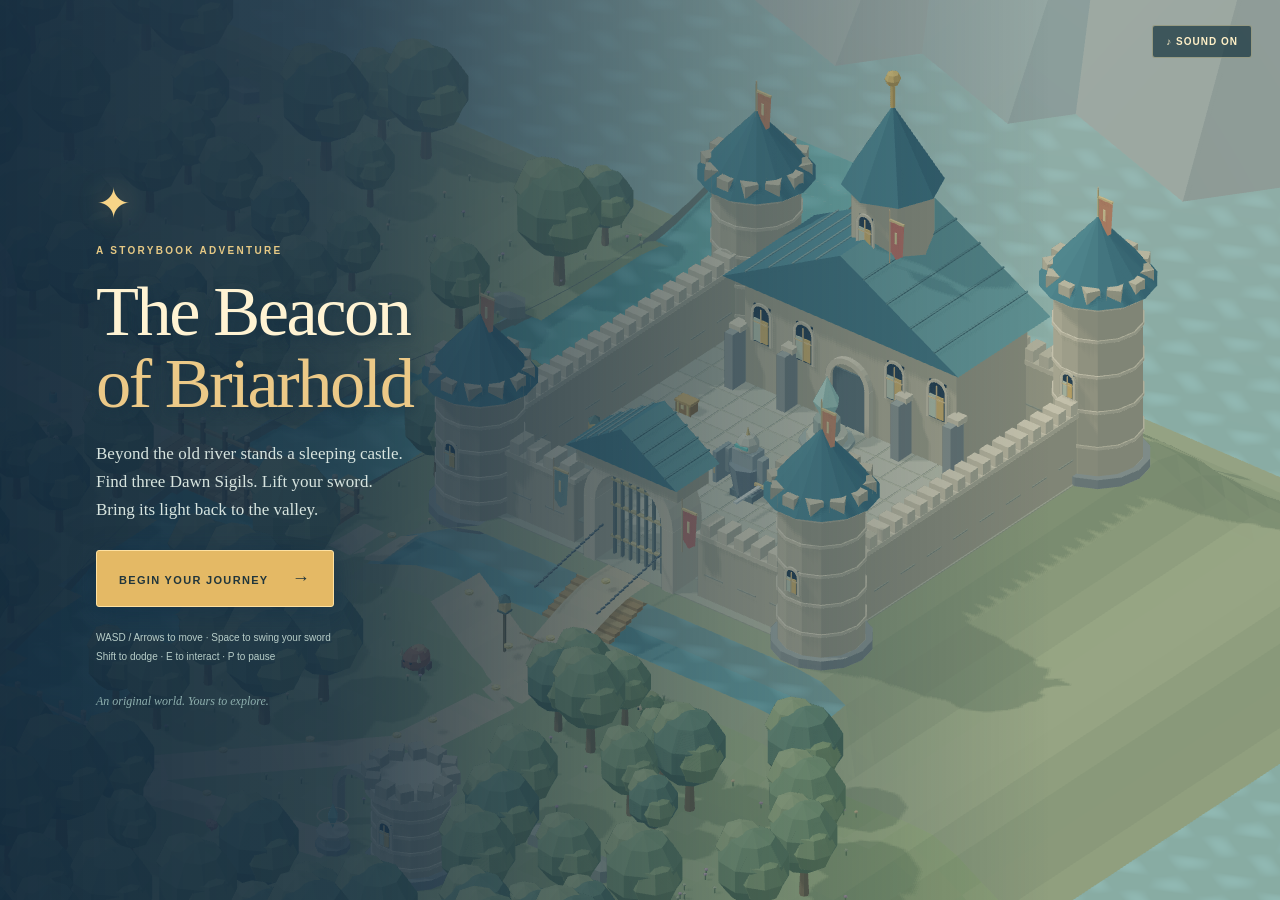
<file: game/index.html>
<!doctype html>
<html lang="en"><head><meta charset="utf-8"><meta name="viewport" content="width=device-width, initial-scale=1"><title>The Beacon of Briarhold</title><link rel="stylesheet" href="style.css"></head>
<body>
<canvas id="view" aria-label="The 3D world of Briarhold"></canvas>
<div id="loading">Building Briarhold…</div>
<div id="hud" hidden>
  <div class="top-left"><div class="wordmark">BRIARHOLD <span>✦</span></div><div class="vitals"><span id="health"></span><span id="coins">0 <small>COINS</small></span><span id="kills">0 <small>DEFEATED</small></span></div><div id="boost"></div></div>
  <div class="quest"><span class="eyebrow">YOUR JOURNEY</span><strong id="objective"></strong><div id="sigils"><span>◇</span><span>◇</span><span>◇</span></div></div>
  <div id="region"></div><canvas id="map" width="148" height="148" aria-label="World map"></canvas>
  <div class="controls-bar"><b>WASD / ARROWS</b> Move <i>·</i> <b>SPACE</b> Sword <i>·</i> <b>SHIFT</b> Dodge <i>·</i> <b>E</b> Interact <i>·</i> <b>P</b> Pause</div>
  <div id="boss" hidden><span>THE HOLLOW WARDEN</span><div><i id="bossFill"></i></div></div>
</div>
<div id="toast" role="status"></div><div id="prompt"></div><div id="damage"></div>
<div class="corner-buttons"><button id="sound" aria-label="Toggle sound">♪ SOUND ON</button><button id="pauseButton" hidden>Ⅱ PAUSE</button></div>
<section id="overlay"><div class="intro"><div class="ornament">✦</div><p id="eyebrow" class="eyebrow">A STORYBOOK ADVENTURE</p><h1 id="title">The Beacon<br><em>of Briarhold</em></h1><p id="description">Beyond the old river stands a sleeping castle.<br>Find three Dawn Sigils. Lift your sword.<br>Bring its light back to the valley.</p><div id="stats" hidden></div><button id="start" class="primary">BEGIN YOUR JOURNEY <span>→</span></button><p id="introControls">WASD / Arrows to move · Space to swing your sword<br>Shift to dodge · E to interact · P to pause</p><p class="footnote">An original world. Yours to explore.</p></div></section>
<script src="renderer.js"></script><script src="game.js"></script>
</body></html>
</file>
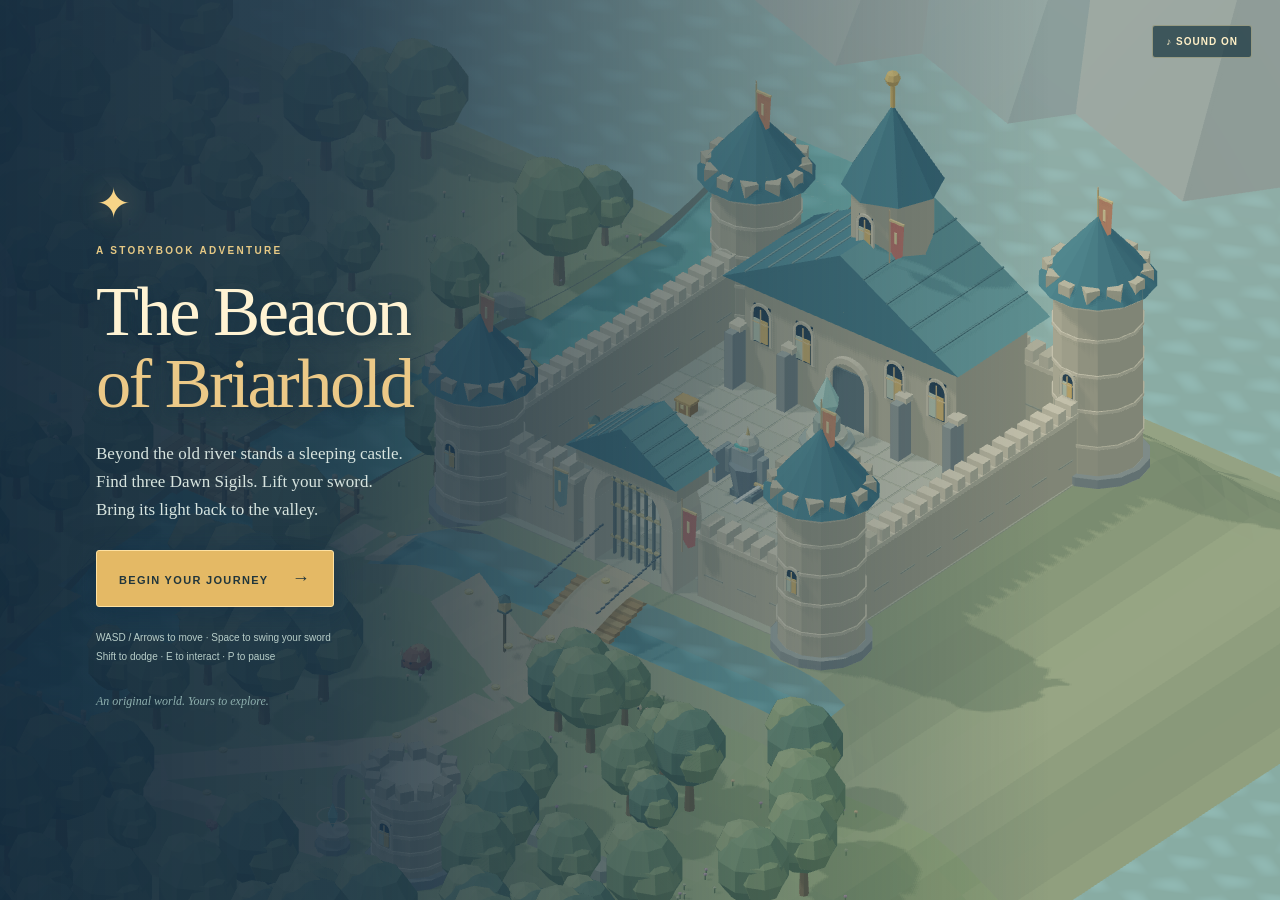
<file: game/Play Briarhold.html>
<!doctype html>
<html lang="en"><head><meta charset="utf-8"><meta name="viewport" content="width=device-width, initial-scale=1"><title>The Beacon of Briarhold</title><style>:root{color-scheme:dark;font-family:Georgia,'Times New Roman',serif;color:#fff4d5}*{box-sizing:border-box}html,body{margin:0;width:100%;height:100%;overflow:hidden;background:#243846}button{font:inherit;cursor:pointer}#view{display:block;width:100%;height:100%;outline:none}#loading{position:fixed;inset:0;display:grid;place-items:center;background:#253d49;color:#f8e6b4;font-size:25px;z-index:20}#hud[hidden],button[hidden],#stats[hidden],#boss[hidden]{display:none}#hud{position:fixed;inset:0;pointer-events:none}.top-left{position:absolute;top:28px;left:32px}.wordmark{font:800 17px Verdana,sans-serif;letter-spacing:.24em;color:#ffefc2;text-shadow:0 2px 8px #1b293c}.wordmark span{color:#f8c66e}.vitals{display:flex;align-items:center;gap:22px;margin-top:14px;padding:10px 15px;border:1px solid #d7c49170;border-radius:4px;background:#15303dde;box-shadow:0 8px 25px #12273644}.vitals #health{color:#ff877a;font:22px Georgia,serif;letter-spacing:3px;white-space:nowrap}#coins{font:700 18px Georgia,serif;color:#ffdc8f}small{font:9px Verdana,sans-serif;letter-spacing:.1em}#boost{margin:9px 4px;font:11px Verdana,sans-serif;color:#c0f5df;text-shadow:0 1px 4px #172e37}.quest{position:absolute;right:30px;top:78px;width:250px;text-align:right;text-shadow:0 2px 5px #152737}.eyebrow{color:#e6c985;font:700 10px Verdana,sans-serif;letter-spacing:.23em}.quest strong{display:block;margin-top:8px;font-size:18px;line-height:1.25;font-weight:normal}#sigils{display:flex;justify-content:flex-end;gap:12px;margin-top:9px}#sigils span{font-size:25px;color:#ede1b877}#sigils span.found{color:#a0ffe8;text-shadow:0 0 15px #8affee}#region{position:absolute;left:32px;bottom:69px;color:#f4e8bd;font:12px Verdana,sans-serif;letter-spacing:.18em;text-shadow:0 2px 5px #17363b}#map{position:absolute;right:29px;bottom:66px;width:140px;height:140px;border:1px solid #d8c78a99;border-radius:50%;box-shadow:0 4px 20px #142d3d66;background:#19333cbb}.controls-bar{position:absolute;bottom:0;width:100%;padding:16px 10px;text-align:center;background:linear-gradient(transparent,#142a3cc9);font:10px Verdana,sans-serif;color:#d8e0d7;letter-spacing:.02em}.controls-bar b{color:#fff0c6;font-size:9px}.controls-bar i{font-style:normal;padding:0 9px;color:#d2bb7e}.corner-buttons{position:fixed;right:28px;top:25px;display:flex;gap:9px;z-index:4}.corner-buttons button{font:700 10px Verdana,sans-serif;letter-spacing:.1em;border:1px solid #e4d8aa88;background:#193640b8;color:#fff0c7;border-radius:3px;padding:10px 13px}.corner-buttons button:hover{background:#345c60}#overlay{position:fixed;inset:0;display:flex;align-items:center;background:linear-gradient(90deg,#12293def 0%,#172e42d1 26%,#1b354755 57%,transparent 82%)}#overlay[hidden]{display:none}.intro{margin-left:7.5vw;max-width:475px;padding:28px 0}.ornament{color:#f7d488;font-size:42px;margin-bottom:17px;text-shadow:0 0 28px #eec67966}h1{font-weight:normal;font-size:clamp(40px,5.5vw,74px);line-height:1.02;letter-spacing:-.035em;margin:20px 0;color:#fff3d3;text-shadow:0 3px 14px #173142}h1 em{font-style:normal;color:#ecc987}#description{font-size:17px;line-height:1.65;color:#d7e4df;margin:0 0 26px}.primary{border:1px solid #fee1a1;background:#e4b965;color:#21363c;padding:17px 22px;font:800 11px Verdana,sans-serif;letter-spacing:.12em;border-radius:3px;box-shadow:0 5px 25px #102d4580}.primary span{padding-left:19px;font-size:18px}.primary:hover{background:#ffe0a2;transform:translateY(-1px)}#introControls{font:10px/1.9 Verdana,sans-serif;color:#b8cec9;margin-top:21px}.footnote{font-style:italic;font-size:12px;color:#8eafae;margin-top:28px}#stats{display:flex;gap:24px;margin:20px 0 28px;font-size:19px;color:#f1d898}#toast{position:fixed;top:23%;left:50%;transform:translate(-50%,-8px);max-width:500px;text-align:center;font-size:18px;color:#fff2ce;padding:13px 24px;background:#183747ed;border:1px solid #d8c38888;border-radius:4px;opacity:0;pointer-events:none;transition:opacity .25s,transform .25s;box-shadow:0 9px 25px #12304455}#toast.show{opacity:1;transform:translate(-50%,0)}#prompt{position:fixed;bottom:92px;left:50%;transform:translateX(-50%);font:700 12px Verdana,sans-serif;letter-spacing:.05em;color:#fff1bb;background:#143440d9;border:1px solid #d0bd8188;border-radius:4px;padding:11px 16px;pointer-events:none}#prompt:empty{display:none}#damage{position:fixed;inset:0;pointer-events:none;box-shadow:inset 0 0 100px #ff3d4570;opacity:0}#boss{position:absolute;left:50%;bottom:78px;transform:translateX(-50%);width:330px;text-align:center}#boss span{font:10px Verdana,sans-serif;letter-spacing:.2em;color:#ffeac4;text-shadow:0 1px 4px #152a39}#boss>div{height:8px;border:1px solid #d7b878;margin-top:8px;background:#1d3043}#bossFill{display:block;height:100%;background:linear-gradient(90deg,#b95159,#e99471);width:100%}@media(max-width:750px){.top-left{top:18px;left:16px}.quest{right:16px;top:70px;width:170px}.quest strong{font-size:14px}.vitals{gap:10px;padding:8px}.vitals #health{font-size:17px}.wordmark{font-size:12px}.corner-buttons{right:16px;top:18px}.corner-buttons button{padding:8px;font-size:8px}#map{width:105px;height:105px;right:15px}#region{left:16px;font-size:9px}.intro{margin-left:6vw;max-width:390px}#description{font-size:14px}.controls-bar{font-size:8px}.controls-bar i{padding:0 4px}.controls-bar b{font-size:8px}}
</style></head>
<body>
<canvas id="view" aria-label="The 3D world of Briarhold"></canvas>
<div id="loading">Building Briarhold…</div>
<div id="hud" hidden>
  <div class="top-left"><div class="wordmark">BRIARHOLD <span>✦</span></div><div class="vitals"><span id="health"></span><span id="coins">0 <small>COINS</small></span><span id="kills">0 <small>DEFEATED</small></span></div><div id="boost"></div></div>
  <div class="quest"><span class="eyebrow">YOUR JOURNEY</span><strong id="objective"></strong><div id="sigils"><span>◇</span><span>◇</span><span>◇</span></div></div>
  <div id="region"></div><canvas id="map" width="148" height="148" aria-label="World map"></canvas>
  <div class="controls-bar"><b>WASD / ARROWS</b> Move <i>·</i> <b>SPACE</b> Sword <i>·</i> <b>SHIFT</b> Dodge <i>·</i> <b>E</b> Interact <i>·</i> <b>P</b> Pause</div>
  <div id="boss" hidden><span>THE HOLLOW WARDEN</span><div><i id="bossFill"></i></div></div>
</div>
<div id="toast" role="status"></div><div id="prompt"></div><div id="damage"></div>
<div class="corner-buttons"><button id="sound" aria-label="Toggle sound">♪ SOUND ON</button><button id="pauseButton" hidden>Ⅱ PAUSE</button></div>
<section id="overlay"><div class="intro"><div class="ornament">✦</div><p id="eyebrow" class="eyebrow">A STORYBOOK ADVENTURE</p><h1 id="title">The Beacon<br><em>of Briarhold</em></h1><p id="description">Beyond the old river stands a sleeping castle.<br>Find three Dawn Sigils. Lift your sword.<br>Bring its light back to the valley.</p><div id="stats" hidden></div><button id="start" class="primary">BEGIN YOUR JOURNEY <span>→</span></button><p id="introControls">WASD / Arrows to move · Space to swing your sword<br>Shift to dodge · E to interact · P to pause</p><p class="footnote">An original world. Yours to explore.</p></div></section>
<script>/* Small native WebGL2 renderer. Shapes are built once, batched into meshes,
   lit by a sun and sky, and rendered with a real depth-map shadow pass. */
"use strict";
const R3=(()=>{
  const I=()=>new Float32Array([1,0,0,0,0,1,0,0,0,0,1,0,0,0,0,1]);
  function mul(a,b){const o=new Float32Array(16);for(let c=0;c<4;c++)for(let r=0;r<4;r++)for(let k=0;k<4;k++)o[c*4+r]+=a[k*4+r]*b[c*4+k];return o;}
  function transform(x=0,y=0,z=0,ry=0,s=1){const c=Math.cos(ry)*s,n=Math.sin(ry)*s;return new Float32Array([c,0,-n,0,0,s,0,0,n,0,c,0,x,y,z,1]);}
  function norm(a){const d=Math.hypot(...a)||1;return a.map(v=>v/d);}
  const sub=(a,b)=>a.map((v,i)=>v-b[i]);
  const cross=(a,b)=>[a[1]*b[2]-a[2]*b[1],a[2]*b[0]-a[0]*b[2],a[0]*b[1]-a[1]*b[0]];
  const dot=(a,b)=>a.reduce((s,v,i)=>s+v*b[i],0);
  function lookAt(eye,target){const z=norm(sub(eye,target)),x=norm(cross([0,1,0],z)),y=cross(z,x);return new Float32Array([x[0],y[0],z[0],0,x[1],y[1],z[1],0,x[2],y[2],z[2],0,-dot(x,eye),-dot(y,eye),-dot(z,eye),1]);}
  function ortho(l,r,b,t,n,f){return new Float32Array([2/(r-l),0,0,0,0,2/(t-b),0,0,0,0,-2/(f-n),0,-(r+l)/(r-l),-(t+b)/(t-b),-(f+n)/(f-n),1]);}
  function color(hex){if(Array.isArray(hex))return hex;const n=parseInt(hex.replace('#',''),16);return [(n>>16)&255,(n>>8)&255,n&255].map(v=>Math.pow(v/255,2.2));}
  class Builder{
    constructor(){this.v=[];}
    tri(a,b,c,col,kind=0){const n=norm(cross(sub(b,a),sub(c,a))),co=color(col);for(const p of [a,b,c])this.v.push(...p,...n,...co,kind);}
    quad(a,b,c,d,col,kind=0){this.tri(a,b,c,col,kind);this.tri(a,c,d,col,kind);}
    box(x,y,z,w,h,d,col,ry=0){const c=Math.cos(ry),s=Math.sin(ry),p=[];for(const [a,b,e] of [[-1,-1,-1],[1,-1,-1],[1,1,-1],[-1,1,-1],[-1,-1,1],[1,-1,1],[1,1,1],[-1,1,1]]){const u=a*w/2,v=e*d/2;p.push([x+u*c+v*s,y+b*h/2,z-u*s+v*c]);}for(const f of [[0,3,2,1],[4,5,6,7],[0,4,7,3],[1,2,6,5],[3,7,6,2],[0,1,5,4]])this.quad(...f.map(i=>p[i]),col);return this;}
    cylinder(x,y,z,r,h,col,sides=12,top=r){for(let i=0;i<sides;i++){const a=i/sides*Math.PI*2,b=(i+1)/sides*Math.PI*2;const p=[x+Math.cos(a)*r,y,z+Math.sin(a)*r],q=[x+Math.cos(b)*r,y,z+Math.sin(b)*r],u=[x+Math.cos(a)*top,y+h,z+Math.sin(a)*top],v=[x+Math.cos(b)*top,y+h,z+Math.sin(b)*top];this.quad(p,u,v,q,col);this.tri([x,y+h,z],v,u,col);this.tri([x,y,z],p,q,col);}return this;}
    sphere(x,y,z,r,col,sides=10,rings=5,stretch=[1,1,1],kind=0){for(let j=0;j<rings;j++)for(let i=0;i<sides;i++){const p=(u,v)=>{const a=u/sides*Math.PI*2,b=v/rings*Math.PI;return [x+Math.sin(b)*Math.cos(a)*r*stretch[0],y+Math.cos(b)*r*stretch[1],z+Math.sin(b)*Math.sin(a)*r*stretch[2]];};this.quad(p(i,j),p(i+1,j),p(i+1,j+1),p(i,j+1),col,kind);}return this;}
    arch(x,y,z,w,h,t,d,col){const r=w/2,base=h-r;this.box(x-r-t/2,y+base/2,z,t,base,d,col);this.box(x+r+t/2,y+base/2,z,t,base,d,col);for(let i=0;i<14;i++){const a=i/14*Math.PI,b=(i+1)/14*Math.PI;const p=(ang,rad,depth)=>[x+Math.cos(ang)*rad,y+base+Math.sin(ang)*rad,z+depth];const A=p(a,r,-d/2),B=p(b,r,-d/2),C=p(b,r+t,-d/2),D=p(a,r+t,-d/2),E=p(a,r,d/2),F=p(b,r,d/2),G=p(b,r+t,d/2),H=p(a,r+t,d/2);this.quad(A,B,C,D,col);this.quad(H,G,F,E,col);this.quad(A,E,F,B,col);this.quad(D,C,G,H,col);}return this;}
    ring(x,y,z,inner,outer,col,start=0,end=Math.PI*2,kind=2){for(let i=0;i<48;i++){const a=start+(end-start)*i/48,b=start+(end-start)*(i+1)/48;this.quad([x+Math.cos(a)*inner,y,z+Math.sin(a)*inner],[x+Math.cos(a)*outer,y,z+Math.sin(a)*outer],[x+Math.cos(b)*outer,y,z+Math.sin(b)*outer],[x+Math.cos(b)*inner,y,z+Math.sin(b)*inner],col,kind);}return this;}
  }
  const vs=`#version 300 es
  precision highp float;layout(location=0)in vec3 aPos;layout(location=1)in vec3 aNormal;layout(location=2)in vec3 aColor;layout(location=3)in float aKind;
  uniform mat4 uVP,uModel,uLight;uniform float uTime;out vec3 vNormal,vColor,vWorld;out vec4 vShadow;out float vKind;
  void main(){vec3 p=aPos;if(aKind>0.5&&aKind<1.5)p.y+=sin(p.x*1.3+uTime)*cos(p.z*.8+uTime*.7)*.06;if(aKind>2.5){p.x+=sin(uTime*1.2+p.z*.4)*.08;p.z+=cos(uTime*.8+p.x*.3)*.045;}vec4 world=uModel*vec4(p,1.);vWorld=world.xyz;vNormal=normalize(mat3(uModel)*aNormal);vColor=aColor;vShadow=uLight*world;vKind=aKind;gl_Position=uVP*world;}`;
  const fs=`#version 300 es
  precision highp float;in vec3 vNormal,vColor,vWorld;in vec4 vShadow;in float vKind;uniform sampler2D uShadow;uniform vec3 uEye;uniform float uTime,uAlpha,uFlash;out vec4 frag;
  void main(){vec3 n=normalize(vNormal);if(!gl_FrontFacing)n=-n;vec3 sun=normalize(vec3(-.45,.85,.4));float diffuse=max(dot(n,sun),0.);vec3 sp=vShadow.xyz/vShadow.w*.5+.5;float shade=0.;float bias=max(.0005,.0015*(1.-diffuse));if(sp.x>0.&&sp.x<1.&&sp.y>0.&&sp.y<1.&&sp.z<1.){for(int x=-1;x<=1;x++)for(int y=-1;y<=1;y++)shade+=sp.z-bias>texture(uShadow,sp.xy+vec2(x,y)/2048.).r?.075:0.;}
  vec3 ambient=mix(vec3(.31,.35,.37),vec3(.62,.70,.69),n.y*.5+.5);vec3 col=vColor*(ambient+vec3(1.05,.92,.69)*diffuse*(1.-shade));
  if(vKind>.5&&vKind<1.5){float ripple=sin(vWorld.x*2.3+uTime*1.7+sin(vWorld.z*2.))+sin(vWorld.z*3.-uTime*1.3);col+=vec3(.025,.09,.09)*max(0.,ripple);vec3 halfV=normalize(sun+normalize(uEye-vWorld));col+=vec3(.8,.75,.55)*pow(max(dot(n,halfV),0.),80.)*.55;}
  if(vKind>1.5&&vKind<2.5)col=vColor*1.6;col=mix(col,vec3(1.,.9,.65),uFlash);float fog=smoothstep(70.,165.,length(uEye-vWorld));col=mix(col,vec3(.47,.61,.61),fog*.7);col=col/(col+vec3(.78));frag=vec4(pow(col,vec3(1./2.2)),uAlpha);}`;
  const depthVS=`#version 300 es
  layout(location=0)in vec3 aPos;uniform mat4 uVP,uModel;void main(){gl_Position=uVP*uModel*vec4(aPos,1.);}`;
  const depthFS=`#version 300 es
  precision highp float;void main(){}`;
  class Renderer{
    constructor(canvas){this.canvas=canvas;const gl=this.gl=canvas.getContext('webgl2',{antialias:true,alpha:false,preserveDrawingBuffer:true});if(!gl)throw new Error('This browser needs WebGL 2 to explore Briarhold. Please open this file in a current Chrome, Edge, or Firefox browser.');
      const program=(v,f)=>{const p=gl.createProgram();for(const [type,source] of [[gl.VERTEX_SHADER,v],[gl.FRAGMENT_SHADER,f]]){const s=gl.createShader(type);gl.shaderSource(s,source);gl.compileShader(s);if(!gl.getShaderParameter(s,gl.COMPILE_STATUS))throw new Error(gl.getShaderInfoLog(s));gl.attachShader(p,s);}gl.linkProgram(p);if(!gl.getProgramParameter(p,gl.LINK_STATUS))throw new Error(gl.getProgramInfoLog(p));return p;};
      this.main=program(vs,fs);this.depth=program(depthVS,depthFS);this.locations=new Map();
      this.shadow=gl.createTexture();gl.bindTexture(gl.TEXTURE_2D,this.shadow);gl.texImage2D(gl.TEXTURE_2D,0,gl.DEPTH_COMPONENT24,2048,2048,0,gl.DEPTH_COMPONENT,gl.UNSIGNED_INT,null);for(const p of [gl.TEXTURE_MIN_FILTER,gl.TEXTURE_MAG_FILTER])gl.texParameteri(gl.TEXTURE_2D,p,gl.NEAREST);gl.texParameteri(gl.TEXTURE_2D,gl.TEXTURE_WRAP_S,gl.CLAMP_TO_EDGE);gl.texParameteri(gl.TEXTURE_2D,gl.TEXTURE_WRAP_T,gl.CLAMP_TO_EDGE);
      this.fbo=gl.createFramebuffer();gl.bindFramebuffer(gl.FRAMEBUFFER,this.fbo);gl.framebufferTexture2D(gl.FRAMEBUFFER,gl.DEPTH_ATTACHMENT,gl.TEXTURE_2D,this.shadow,0);gl.drawBuffers([gl.NONE]);gl.readBuffer(gl.NONE);if(gl.checkFramebufferStatus(gl.FRAMEBUFFER)!==gl.FRAMEBUFFER_COMPLETE)throw new Error('The shadow framebuffer is unavailable.');gl.bindFramebuffer(gl.FRAMEBUFFER,null);
      this.light=mul(ortho(-66,66,-66,66,1,180),lookAt([-48,90,43],[0,0,0]));gl.enable(gl.DEPTH_TEST);gl.disable(gl.CULL_FACE);
    }
    loc(p,n){const key=(p===this.main?'m':'d')+n;if(!this.locations.has(key))this.locations.set(key,this.gl.getUniformLocation(p,n));return this.locations.get(key);}
    mesh(builder){const gl=this.gl,vao=gl.createVertexArray(),buffer=gl.createBuffer();gl.bindVertexArray(vao);gl.bindBuffer(gl.ARRAY_BUFFER,buffer);gl.bufferData(gl.ARRAY_BUFFER,new Float32Array(builder.v),gl.STATIC_DRAW);for(const [loc,size,off] of [[0,3,0],[1,3,3],[2,3,6],[3,1,9]]){gl.enableVertexAttribArray(loc);gl.vertexAttribPointer(loc,size,gl.FLOAT,false,40,off*4);}return {vao,count:builder.v.length/10};}
    resize(){const d=Math.min(window.devicePixelRatio||1,1.5),w=Math.round(this.canvas.clientWidth*d),h=Math.round(this.canvas.clientHeight*d);if(this.canvas.width!==w||this.canvas.height!==h){this.canvas.width=w;this.canvas.height=h;}this.aspect=w/h;}
    render(objects,cam,time){const gl=this.gl;this.resize();const eye=[cam.x+34,cam.y+34,cam.z+42],view=lookAt(eye,[cam.x,cam.y,cam.z]);const vp=mul(ortho(-cam.span*this.aspect/2,cam.span*this.aspect/2,-cam.span/2,cam.span/2,.1,210),view);this.vp=vp;this.eye=eye;
      gl.bindFramebuffer(gl.FRAMEBUFFER,this.fbo);gl.viewport(0,0,2048,2048);gl.clear(gl.DEPTH_BUFFER_BIT);gl.useProgram(this.depth);gl.uniformMatrix4fv(this.loc(this.depth,'uVP'),false,this.light);gl.enable(gl.POLYGON_OFFSET_FILL);gl.polygonOffset(1.2,2);
      for(const o of objects){if(o.noShadow||o.alpha<.5)continue;gl.uniformMatrix4fv(this.loc(this.depth,'uModel'),false,o.matrix||I());gl.bindVertexArray(o.mesh.vao);gl.drawArrays(gl.TRIANGLES,0,o.mesh.count);}gl.disable(gl.POLYGON_OFFSET_FILL);
      gl.bindFramebuffer(gl.FRAMEBUFFER,null);gl.viewport(0,0,this.canvas.width,this.canvas.height);gl.clearColor(.65,.76,.76,1);gl.clear(gl.COLOR_BUFFER_BIT|gl.DEPTH_BUFFER_BIT);gl.useProgram(this.main);gl.uniformMatrix4fv(this.loc(this.main,'uVP'),false,vp);gl.uniformMatrix4fv(this.loc(this.main,'uLight'),false,this.light);gl.uniform3fv(this.loc(this.main,'uEye'),eye);gl.uniform1f(this.loc(this.main,'uTime'),time);gl.activeTexture(gl.TEXTURE0);gl.bindTexture(gl.TEXTURE_2D,this.shadow);gl.uniform1i(this.loc(this.main,'uShadow'),0);
      for(const o of objects){const alpha=o.alpha??1;if(alpha<1){gl.enable(gl.BLEND);gl.blendFunc(gl.SRC_ALPHA,gl.ONE_MINUS_SRC_ALPHA);gl.depthMask(false);}else{gl.disable(gl.BLEND);gl.depthMask(true);}gl.depthFunc(o.xray?gl.GREATER:gl.LESS);if(o.xray)gl.enable(gl.CULL_FACE);else gl.disable(gl.CULL_FACE);gl.uniformMatrix4fv(this.loc(this.main,'uModel'),false,o.matrix||I());gl.uniform1f(this.loc(this.main,'uAlpha'),alpha);gl.uniform1f(this.loc(this.main,'uFlash'),o.flash||0);gl.bindVertexArray(o.mesh.vao);gl.drawArrays(gl.TRIANGLES,0,o.mesh.count);}gl.depthFunc(gl.LESS);gl.disable(gl.CULL_FACE);gl.depthMask(true);gl.disable(gl.BLEND);
    }
  }
  return {Builder,Renderer,I,mul,transform,color};
})();

</script><script>/* THE BEACON OF BRIARHOLD
   World coordinates use X/Z for the ground and Y for height. The camera keeps
   one compass direction, and movement is relative to that fixed screen view. */
"use strict";
(()=>{
const $=id=>document.getElementById(id),B=R3.Builder;
let renderer;
try{renderer=new R3.Renderer($('view'));}catch(error){$('loading').textContent=error.message;return;}
const clamp=(v,a,b)=>Math.max(a,Math.min(b,v));
const smooth=(a,b,t)=>{const v=clamp((t-a)/(b-a),0,1);return v*v*(3-2*v);};
const dist=(a,b)=>Math.hypot(a.x-b.x,a.z-b.z);
function rand(x,z,k=0){let n=Math.imul(Math.floor(x*29)+517,374761393)+Math.imul(Math.floor(z*31)+113,668265263)+k;n=Math.imul(n^(n>>>13),1274126177);return ((n^(n>>>16))>>>0)/4294967296;}
const river=z=>-1+Math.sin(z*.12)*2;
function ground(x,z){return 2.4*smooth(4,10,x)*smooth(36,30,x)*smooth(-5,-14,z)*smooth(-45,-39,z);}
function onBridge(x,z){return (Math.abs(z-12)<1.75||Math.abs(z+12)<1.75)&&Math.abs(x-river(z))<5.3;}
function moat(x,z){return x>6&&x<32&&z>-13.9&&z<-10.1;}
function height(x,z){if(onBridge(x,z))return .48; if(moat(x,z)&&x>15.9&&x<20.1)return 1.1+(-z-10.1)/3.8*1.3; return ground(x,z);}
let obstacles=[],paths=[];
const blockedRect=(x,z,w,d)=>obstacles.push({x,z,w,d});
const blockedCircle=(x,z,r)=>obstacles.push({x,z,r});
function pointSegment(x,z,a,b){const dx=b[0]-a[0],dz=b[1]-a[1],t=clamp(((x-a[0])*dx+(z-a[1])*dz)/(dx*dx+dz*dz||1),0,1);return Math.hypot(x-a[0]-t*dx,z-a[1]-t*dz);}
function nearPath(x,z,padding=2.4){return paths.some(p=>p.some((a,i)=>i&&pointSegment(x,z,p[i-1],a)<padding));}
function waterAt(x,z){return (Math.abs(x-river(z))<3.2&&!onBridge(x,z))||(moat(x,z)&&!(x>15.9&&x<20.1));}
const land=new B(),water=new B(),architecture=new B(),front=new B(),decor=new B();
const colors={stone:'#b6b59b',shadow:'#849394',light:'#d3ceb0',roof:'#3d7183',roofLight:'#548c94',wood:'#886747',leaf:'#71956b',gold:'#e7b865',mint:'#72e0c4'};
function path(points,width=2.3){paths.push(points);for(let s=1;s<points.length;s++){const a=points[s-1],b=points[s],d=Math.hypot(b[0]-a[0],b[1]-a[1]),nx=-(b[1]-a[1])/d*width/2,nz=(b[0]-a[0])/d*width/2;for(let i=0;i<Math.ceil(d/.7);i++){const t=i/Math.ceil(d/.7),u=(i+1)/Math.ceil(d/.7),x=a[0]+(b[0]-a[0])*t,z=a[1]+(b[1]-a[1])*t,xx=a[0]+(b[0]-a[0])*u,zz=a[1]+(b[1]-a[1])*u;if(waterAt(x,z)||onBridge(x,z))continue;land.quad([x+nx,ground(x+nx,z+nz)+.025,z+nz],[xx+nx,ground(xx+nx,zz+nz)+.025,zz+nz],[xx-nx,ground(xx-nx,zz-nz)+.025,zz-nz],[x-nx,ground(x-nx,z-nz)+.025,z-nz],rand(x,z)>.5?'#c5b891':'#cbbb92');}}}
// Paths and distinct destinations are authored by hand, before adding foliage.
path([[-25,22],[-24,16],[-13,12],[7,12],[20,10]]);
path([[-24,16],[-29,4],[-24,-14],[-13,-13],[7,-12],[18,-7],[18,-17]],2.6);
path([[-25,22],[-30,29],[-31,33]]);
path([[7,12],[17,1],[18,-7]]);
path([[-29,4],[-17,0],[-13,-13]],1.8);

// Uneven terrain, a real river cut, shoreline faces, and distant mountain forms.
for(let z=-48;z<46;z+=1.5)for(let x=-47;x<47;x+=1.5){if(Math.abs(x+.75-river(z+.75))<3.1||moat(x+.75,z+.75))continue;const shade=rand(x,z),col=x>5&&z<-9?'#869b78':shade<.28?'#829e70':shade>.8?'#88a274':'#849f70';const y=(a,b)=>ground(a,b)-smooth(.85,1,Math.max(Math.abs(a)/48,Math.abs(b)/48))*3;land.quad([x,y(x,z),z],[x,y(x,z+1.5),z+1.5],[x+1.5,y(x+1.5,z+1.5),z+1.5],[x+1.5,y(x+1.5,z),z],col);}
// Keep paths above the terrain (both meshes share land, depth resolves them).
for(let z=-54;z<52;z+=1.2){const c=river(z),cc=river(z+1.2);water.quad([c-3.7,-.5,z],[c-3.7,-.5,z+1.2],[cc+3.7,-.5,z+1.2],[c+3.7,-.5,z],'#4b9b9c',1);for(const s of [-1,1])land.quad([c+s*3.6,-.6,z],[c+s*3.6,.05,z],[cc+s*3.6,.05,z+1.2],[cc+s*3.6,-.6,z+1.2],'#7d9180');}
water.quad([6,.25,-14],[6,.25,-10],[32,.25,-10],[32,.25,-14],'#518d95',1);
water.quad([-150,-3,-150],[-150,-3,150],[150,-3,150],[150,-3,-150],'#74a6a3',1);
for(let i=0;i<15;i++){const x=-72+i*10,z=-72-rand(i,3)*10;land.cylinder(x,-5,z,8+rand(i,4)*9,7+rand(i,8)*9,i%2?'#799698':'#899c99',5,0);}

function roof(b,x,y,z,w,d,h,col=colors.roof){b.tri([x-w/2,y,z-d/2],[x+w/2,y,z-d/2],[x,y+h,z-d/2],col);b.tri([x+w/2,y,z+d/2],[x-w/2,y,z+d/2],[x,y+h,z+d/2],col);b.quad([x-w/2,y,z-d/2],[x,y+h,z-d/2],[x,y+h,z+d/2],[x-w/2,y,z+d/2],col);b.quad([x+w/2,y,z+d/2],[x,y+h,z+d/2],[x,y+h,z-d/2],[x+w/2,y,z-d/2],col===colors.roof?colors.roofLight:'#b8876b');for(let i=1;i<5;i++){const t=i/5;b.box(x-w/2*(1-t),y+h*t+.04,z,.1,.07,d+.08,col===colors.roof?'#648c91':'#c09b7e');b.box(x+w/2*(1-t),y+h*t+.04,z,.1,.07,d+.08,col===colors.roof?'#4a7881':'#a27561');}}
function windowArch(b,x,y,z,w=1,h=1.5){b.box(x,y+h/2,z,w,h,.07,'#253f53');b.arch(x,y,z+.06,w,h,.14,.1,colors.light);b.box(x,y+h*.48,z+.11,.06,h*.88,.04,'#e5c183');b.box(x,y+h*.56,z+.12,w,.06,.04,'#e5c183');b.box(x-w*.23,y+h*.35,z+.1,w*.4,h*.6,.04,'#b9d3b8');b.box(x+w*.23,y+h*.35,z+.1,w*.4,h*.6,.04,'#dfb569');}
function banner(b,x,y,z,col='#ac6563'){b.cylinder(x,y-2.7,z,.035,3,'#c7b187',6);b.box(x+.45,y-.25,z,.9,.1,.1,'#dbbd7f');b.quad([x+.06,y-.3,z],[x+.06,y-2,z],[x+.45,y-2.3,z+.08],[x+.9,y-1.95,z+.12],col);b.tri([x+.06,y-.3,z],[x+.9,y-1.95,z+.12],[x+.9,y-.3,z],col);b.box(x+.46,y-1.08,z+.1,.13,.62,.04,'#ead595');}
function tower(b,x,z,r=2.2,h=7,roofed=true){const y=ground(x,z);b.cylinder(x,y,z,r+.35,.5,colors.shadow,14);b.cylinder(x,y+.5,z,r,h,colors.stone,14);for(let j=1;j<5;j++)b.cylinder(x,y+j*h/5,z,r+.07,.16,colors.light,14);b.cylinder(x,y+h,z,r+.35,.55,colors.light,14);for(let i=0;i<12;i++){const a=i/12*Math.PI*2;b.box(x+Math.cos(a)*(r+.05),y+h+.8,z+Math.sin(a)*(r+.05),.7,.65,.7,colors.stone,a);}windowArch(b,x,y+h*.47,z+r+.035,.65,1.3);if(roofed){b.cylinder(x,y+h+.3,z,r+.7,3.5,colors.roof,14,0);b.cylinder(x,y+h+3.8,z,.045,1.5,'#ccbb83',6);banner(b,x,y+h+5.15,z,'#be7b62');}blockedCircle(x,z,r);}
function wall(b,x,z,w,d,h=3.8){const y=2.4;b.box(x,y+h/2,z,w,h,d,colors.stone);b.box(x,y+h,z,w+.2,.25,d+.2,colors.light);const length=Math.max(w,d);for(let i=0;i<Math.floor(length/.95);i++){const v=-length/2+(i+.5)*length/Math.floor(length/.95);b.box(x+(w>d?v:0),y+h+.45,z+(d>w?v:0),w>d?.58:w+.15,.65,d>w?.58:d+.15,colors.light);}for(let i=0;i<length/2;i++){const v=-length/2+(i+.5)*2;b.box(x+(w>d?v:0),y+1.4,z+(d>w?v:0),w>d?1.1:w+.08,.08,d>w?1.1:d+.08,'#929c8e');}blockedRect(x,z,w,d);}
// The castle is assembled as architecture: raised stonework, a gatehouse,
// four towers, a great hall, buttresses, windows, roofs, and a courtyard.
architecture.box(18.5,2.25,-27,22, .4,24,'#a5ae97');
for(let x=8.7;x<29;x+=1.4)for(let z=-36.8;z<-16.4;z+=1.4)architecture.box(x,2.485,z,1.3,.04,1.3,rand(x,z)>.65?'#a6b2a0':'#b0b9a5');
wall(architecture,8,-26.5,.85,21);wall(architecture,29,-26.5,.85,21);wall(architecture,18.5,-37.5,21,.85);
wall(front,11.1,-16,6.2,1,3.5);wall(front,25.4,-16,7.2,1,3.5);
tower(front,8,-16,2.15,7.1,true);tower(front,29,-16,2.15,8.3,true);
tower(architecture,8,-37,2.2,8.3,true);tower(architecture,29,-37,2.2,10,true);
front.arch(18,2.4,-16,4.1,5.5,.7,2.2,colors.light);front.box(18,8.2,-16,6.2,1,2.4,colors.stone);roof(front,18,8.7,-16,6.8,3.3,2.2);banner(front,21.4,7.8,-14.8);banner(front,13.5,7,-14.8,'#688f91');
blockedRect(15.1,-16,1.8,1.8);blockedRect(20.9,-16,1.8,1.8);
// A great hall and its taller central beacon tower make the silhouette varied.
architecture.box(18,5.5,-34.5,13,6.1,5.4,colors.stone);blockedRect(18,-34.5,13,5.4);roof(architecture,18,8.55,-34.5,14.5,7,4);
for(const x of [12.6,15.2,20.8,23.4])windowArch(architecture,x,5.1,-31.75,1,2.1);
architecture.arch(18,2.4,-31.73,2.1,3.7,.3,.4,colors.light);architecture.box(18,4,-31.77,2.05,3.2,.12,'#536b75');
for(const x of [11.3,14.5,21.5,24.7]){architecture.box(x,4,-31.3,.5,3.2,1,colors.shadow);architecture.box(x,5.7,-31.6,.7,.3,.7,colors.light);}
architecture.cylinder(18,8.5,-35,2,6.5,colors.stone,8);architecture.cylinder(18,14.8,-35,2.5,4.3,colors.roof,8,0);architecture.cylinder(18,19,-35,.12,1.5,colors.gold,8);architecture.sphere(18,20.6,-35,.4,colors.gold,8,4);
windowArch(architecture,18,12,-32.97,.8,1.8);banner(architecture,19.5,14.5,-32.9,'#b36560');
// Stair treads, bridge planks and chains approach the gate over its moat.
for(let i=0;i<14;i++){const z=-9.4-i*.43,y=height(18,clamp(z,-13.8,-10.2));architecture.box(18,y-.12,z,4.1,.23,.41,i%2?'#a78458':'#b29364');}for(const x of [16.1,19.9]){for(let i=0;i<15;i++)architecture.box(x,3.3+i*.07,-10.3-i*.35,.065,.08,.32,'#536975');}
function bridge(z,stone){const c=river(z);const b=architecture;for(let i=0;i<22;i++)b.box(c-5.5+i*.5,.35,z,.48,.28,3.4,stone?'#b4b69e':i%2?'#9e805c':'#b3996f');for(const side of [-1,1]){for(let x=c-5.5;x<=c+5.5;x+=1.35){b.box(x,1,z+side*1.68,.18,1.4,.18,stone?'#a8afa0':'#6f6551');b.sphere(x,1.8,z+side*1.68,.17,'#d0c59f',6,3);}b.box(c,1.28,z+side*1.68,11.3,.15,.17,stone?'#c7c8ab':'#b29a6a');}for(const x of [c-3.5,c+3.5])b.box(x,-.35,z,.6,1.6,3,'#7c8e87');}
bridge(12,true);bridge(-12,false);
function cottage(x,z,w=5,d=4){const y=ground(x,z);architecture.box(x,y+1.5,z,w,3,d,'#d1c3a0');architecture.box(x,y+.23,z,w+.25,.45,d+.25,'#8f9582');roof(architecture,x,y+3,z,w+1,d+1,2.3,'#997063');for(const xx of [-w/2+.13,w/2-.13])architecture.box(x+xx,y+1.8,z+d/2+.02,.15,2.5,.14,'#786858');windowArch(architecture,x-1.2,y+1,z+d/2+.07,.65,1.1);architecture.arch(x+1,y,z+d/2+.05,.9,1.95,.15,.2,'#e0cfaa');architecture.box(x+1,y+.9,z+d/2+.02,.83,1.8,.08,'#667c75');architecture.box(x-w*.25,y+4.2,z-.8,.7,2,.8,'#a69f8a');blockedRect(x,z,w,d);}
cottage(-29,23,5.3,4);cottage(-18,23,5.2,4.2);cottage(-29,15,4,3.8);
// Hamlet well, garden fences, flower beds and lanterns.
architecture.cylinder(-22,24*0,-.0+25,1,.6,'#a5ae98',12);architecture.cylinder(-22,.58,25,.8,.1,'#3d666e',12);blockedCircle(-22,25,1);
for(const x of [-22.9,-21.1])architecture.box(x,1.35,25,.13,2.6,.13,'#80684e');roof(architecture,-22,2.6,25,2.7,2,1.1);
function fence(x,z,length,ry=0){for(let i=0;i<=length;i++){const xx=x+Math.cos(ry)*i,zz=z-Math.sin(ry)*i;decor.box(xx,.6,zz,.13,1.2,.13,'#9c9270');}for(const y of [.35,.86])decor.box(x+Math.cos(ry)*length/2,y,z-Math.sin(ry)*length/2,length,.13,.12,'#baac83',ry);}
fence(-34,26,7);fence(-20,26,6);fence(-34,16,8,Math.PI/2);
function lamp(x,z){const y=ground(x,z);decor.box(x,y+1.3,z,.11,2.6,.11,'#716951');decor.box(x,y+2.6,z,.43,.58,.43,'#eac47a');decor.cylinder(x,y+2.94,z,.4,.35,'#547877',4,0);decor.box(x,y+2.37,z,.52,.1,.52,'#566f6c');}
for(const [x,z] of [[-23,18],[-15,13],[7,13],[16,-8],[21,-8],[11,-21],[26,-21],[-29,29]])lamp(x,z);
// Ruined watchtower at the river sigil; broken arches surround the grove sigil.
tower(architecture,24,9,1.9,4.5,false);
architecture.arch(20,0,8,2.2,3.2,.3,.6,'#b1b59c');
for(const [x,z] of [[-26,-16],[-21,-16],[-26,-11]]){decor.cylinder(x,0,z,.4,2.2+rand(x,z),'#b0b59b',8);blockedCircle(x,z,.5);}
decor.arch(-23.5,0,-17,3.2,3.8,.35,.7,'#b7baa1');
// Landmark-safe, deterministic vegetation. Small decorative plants have no
// collision; trunks and boulders do, using the same positions as their models.
function tree(x,z,size=1){const y=ground(x,z),r=rand(x,z);decor.cylinder(x,y,z,.23*size,2.7*size,'#7e7358',7,.12*size);decor.sphere(x,y+3.1*size,z,1.65*size,r>.5?'#6c906a':'#587e69',9,5,[1,1.05,1],3);decor.sphere(x-.7*size,y+3.8*size,z-.1,1.12*size,'#8aa775',8,4,[1,1,1],3);decor.sphere(x+.8*size,y+3*size,z+.4,1.1*size,'#7a9b6c',8,4,[1,1,1],3);blockedCircle(x,z,.55*size);}
for(let z=-40;z<40;z+=3.6)for(let x=-40;x<40;x+=3.6){const xx=x+(rand(x,z)-.5)*2,zz=z+(rand(x,z,61)-.5)*2;if(waterAt(xx,zz)||onBridge(xx,zz)||nearPath(xx,zz,3)||xx>5&&zz<-7||Math.hypot(xx+25,zz-22)<10||Math.hypot(xx+31,zz-32)<4||Math.hypot(xx-21,zz-10)<6||Math.hypot(xx+24,zz+14)<5)continue;if(rand(x,z,23)<.52)tree(xx,zz,.75+rand(x,z,13)*.65);else if(rand(x,z,21)>.83){decor.sphere(xx,ground(xx,zz)+.35,zz,.8,'#8d9c8d',6,3,[1.4,.8,1]);blockedCircle(xx,zz,.75);}}
for(let i=0;i<900;i++){const x=rand(i,8)*86-43,z=rand(i,16)*84-42;if(waterAt(x,z)||nearPath(x,z,1.8)||x>6&&z<-9)continue;const y=ground(x,z);const col=i%4===0?'#dfbf8d':i%4===1?'#b598a8':'#a0b58a';decor.cylinder(x,y,z,.045,.25,'#759568',4);decor.sphere(x,y+.3,z,.11,col,5,3,[1,.6,1]);}
// A hidden walled garden is planted with a ring of flowers and a small fountain.
for(let i=0;i<30;i++){const a=i/30*Math.PI*2;decor.sphere(-31+Math.cos(a)*3.2,.3,32+Math.sin(a)*3.2,.26,i%2?'#c892a0':'#e1c181',6,3);}
architecture.cylinder(-31,0,33,1.2,.35,'#acb4a0',12);architecture.cylinder(-31,.35,33,.85,.1,'#79b1b2',12);

const meshes={land:renderer.mesh(land),water:renderer.mesh(water),architecture:renderer.mesh(architecture),front:renderer.mesh(front),decor:renderer.mesh(decor)};
const models={};
function model(name,build){const b=new B();build(b);models[name]=renderer.mesh(b);}
model('hero',b=>{b.box(0,.95,0,.62,.65,.37,'#567e89');b.box(0,1.23,0,.73,.2,.44,'#d0bf94');b.sphere(0,1.58,0,.31,'#e5c296',8,5);b.sphere(0,1.79,-.03,.33,'#67564d',8,4,[1,.5,1]);b.box(0,1.65,.27,.29,.06,.055,'#364d58');b.box(0,1.18,-.27,.64,.55,.08,'#bb785e');b.tri([-.38,1.4,-.3],[.4,1.4,-.3],[.32,.32,-.49],'#bc795d');b.tri([-.38,1.4,-.3],[.32,.32,-.49],[-.32,.32,-.49],'#a66556');b.box(-.46,.94,0,.2,.6,.22,'#d0b080');b.box(-.49,.75,.06,.28,.25,.28,'#947658');});
model('leg',b=>{b.box(0,.33,0,.23,.5,.25,'#405a66');b.box(0,.09,.08,.27,.18,.4,'#786650');});
model('sword',b=>{b.box(0,.88,0,.18,.63,.22,'#d5b68b');b.box(0,.54,.28,.12,.12,.48,'#857051');b.box(0,.54,.49,.55,.11,.13,'#d4b772');b.box(0,.54,1.05,.18,.065,1.06,'#dce6dc');b.tri([-.09,.54,1.58],[.09,.54,1.58],[0,.54,1.86],'#e8f4e9');b.box(-.066,.58,1.05,.026,.02,.99,'#a3c5cb');});
model('moss',b=>{b.sphere(0,.62,0,.65,'#698b63',9,5,[1,.85,1]);b.sphere(-.15,.99,-.12,.45,'#9db278',7,4,[1,.45,1]);for(const x of [-.23,.23]){b.sphere(x,.66,.54,.16,'#e7d5a1',7,4);b.sphere(x,.66,.67,.07,'#334b4f',6,3);b.box(x,.1,.1,.27,.2,.5,'#658466');}});
model('beetle',b=>{b.sphere(0,.6,0,.64,'#a86856',10,5,[1,.9,1.25]);b.sphere(0,.98,-.15,.43,'#ca956c',8,4,[1,.5,1.1]);for(const x of [-.52,.52]){b.box(x,.22,.25,.18,.4,.27,'#715c57');b.box(x,.22,-.3,.18,.4,.27,'#715c57');b.cylinder(x,.8,.46,.11,.45,'#d9bc87',5,0);}for(const x of [-.19,.19])b.sphere(x,.7,.68,.08,'#3a404b',6,3);});
model('boss',b=>{b.cylinder(0,.3,0,.65,1.6,'#6f8590',8,.95);b.box(0,2.15,0,1.3,1.1,.9,'#8ba1a5');b.sphere(0,2.95,0,.58,'#bbc4b3',8,5);b.box(0,3,.5,.75,.15,.13,'#5fc6be');b.cylinder(0,3.3,0,.15,.65,'#d5ba79',6,0);b.box(-1,1.9,.2,.35,1.3,.5,'#84999d');b.box(-1.15,1.75,.55,.22,1.7,1.15,'#788f96');b.box(-1.15,1.85,1.13,.08,.85,.07,'#d6bf88');b.box(1,1.9,.1,.35,1.3,.5,'#84999d');b.box(1.1,1.2,1.1,.19,.1,2.5,'#c0d3d0');b.box(1.1,1.2,.4,.7,.15,.15,'#dbbd80');for(const x of [-.42,.42])b.box(x,.22,.1,.5,.45,.9,'#607983');});
model('coin',b=>{b.cylinder(0,0,0,.22,.1,'#ecca77',10);b.cylinder(0,.1,0,.14,.04,'#f8dc91',10);});
model('sigil',b=>{b.sphere(0,0,0,.5,'#8ee0cb',4,2,[.65,1.4,.65]);b.ring(0,0,0,.7,.78,'#e3c181');});
model('heart',b=>{b.sphere(-.13,.1,0,.22,'#de857d',8,4);b.sphere(.13,.1,0,.22,'#de857d',8,4);b.cylinder(0,-.32,0,0,.4,'#de857d',4,.27);});
model('speed',b=>{b.cylinder(0,0,0,.2,.45,'#8bd4b7',8,.18);b.cylinder(0,.45,0,.12,.12,'#d0bb84',8);});
model('particle',b=>b.sphere(0,0,0,.13,'#f9db94',5,3));
model('slash',b=>b.ring(0,.55,0,1.3,2.25,'#f4deab',-.65,.65));
model('ring',b=>b.ring(0,.025,0,.92,1,'#f3be89'));
model('pedestal',b=>{b.cylinder(0,0,0,.85,.3,'#8d9d96',10);b.cylinder(0,.3,0,.6,.55,'#b9c3ac',8);b.cylinder(0,.85,0,.8,.14,'#d3ceb0',10);});
model('beacon',b=>{b.cylinder(0,0,0,1.35,.3,'#90a6a1',10);b.cylinder(0,.3,0,1,.4,'#c4cdb4',10);b.cylinder(0,.7,0,.65,.8,'#8ea69d',8);b.sphere(0,2.4,0,.85,'#a5e8d7',5,2,[.8,1.7,.8]);});
model('gate',b=>{for(let x=-1.7;x<1.8;x+=.48)b.box(x,2.2,0,.1,4.4,.17,'#687d7e');for(const y of [1,2.8,4.2])b.box(0,y,0,3.8,.12,.18,'#c3b783');});
model('chest',b=>{b.box(0,.35,0,.9,.7,.6,'#9a7852');b.box(0,.7,0,1,.12,.68,'#bd965d');for(const x of [-.3,.3])b.box(x,.42,.31,.12,.65,.06,'#d6bb74');b.box(0,.48,.35,.17,.19,.05,'#dfcc8b');});

// Mutable gameplay data is rebuilt in reset(), leaving all reusable artwork intact.
let player,enemies,coins,items,sigils,chests,particles,mode='title',time=0,defeated=0;
let keys=new Set(),cam={x:13,y:3,z:-22,span:40},toastTimer=0,promptTarget=null,worldTimer=0;
let soundOn=true,audio=null,mapTick=0,hitOverlay=0,region='';
const sigilPlaces=[{x:-24,z:-14,name:'The Woodland Sigil'},{x:20,z:10,name:'The River Sigil'},{x:-31,z:32,name:'The Garden Sigil'}];
const enemyPlaces=[[-20,10,'moss'],[-28,-6,'moss'],[-22,-11,'moss'],[-24,-17,'beetle'],[-13,-10,'moss'],[-17,0,'beetle'],[10,13,'moss'],[18,12,'beetle'],[23,12,'moss'],[-27,30,'moss'],[13,-5,'beetle'],[25,-8,'moss'],[18,-24,'boss']];
function reset(){
  player={x:-24,z:19,y:0,angle:0,hp:6,coins:0,speed:0,inv:0,attack:0,cooldown:0,dodge:0,dodgeWait:0,dx:0,dz:0,step:0};
  enemies=enemyPlaces.map(([x,z,type],i)=>({x,z,type,homeX:x,homeZ:z,hp:type==='boss'?14:type==='moss'?2:3,max:type==='boss'?14:type==='moss'?2:3,angle:0,flash:0,stun:0,windup:0,charge:0,wait:1+i*.19,alive:true}));
  coins=[];
  for(const p of paths)for(let i=1;i<p.length;i++){
    const a=p[i-1],b=p[i],length=Math.hypot(b[0]-a[0],b[1]-a[1]);
    for(let d=2;d<length;d+=4.2){
      const x=a[0]+(b[0]-a[0])*d/length,z=a[1]+(b[1]-a[1])*d/length;
      if(!waterAt(x,z))coins.push({x,z,taken:false});
    }
  }
  items=[[-17,13,'heart'],[-25,-9,'heart'],[15,13,'heart'],[-30,28,'heart'],[18,-8,'heart'],[-15,-12,'speed'],[8,10,'speed']].map(([x,z,type])=>({x,z,type,taken:false}));
  sigils=sigilPlaces.map(s=>({...s,taken:false}));
  chests=[{x:-35,z:4,open:false},{x:27,z:19,open:false},{x:11,z:-28,open:false}];
  particles=[];defeated=0;time=0;toastTimer=0;worldTimer=0;promptTarget=null;hitOverlay=0;region='';
  $('prompt').textContent='';$('boss').hidden=true;$('boost').textContent='';$('damage').style.opacity=0;$('toast').classList.remove('show');
  keys.clear();cam={x:player.x+1,y:0,z:player.z-3,span:29};updateHud();
}
function countSigils(){return sigils.filter(s=>s.taken).length;}
function canStand(x,z,r=.34,ignoreGate=false){if(Math.abs(x)>43||z>42||z<-43||waterAt(x,z))return false;if(!ignoreGate&&countSigils()<3&&Math.abs(x-18)<2.15+r&&Math.abs(z+16)<.5+r)return false;for(const o of obstacles){if(o.r){if(Math.hypot(x-o.x,z-o.z)<o.r+r)return false;}else{const xx=clamp(x,o.x-o.w/2,o.x+o.w/2),zz=clamp(z,o.z-o.d/2,o.z+o.d/2);if((x-xx)**2+(z-zz)**2<r*r)return false;}}return true;}
function move(e,dx,dz,r=.34){if(canStand(e.x+dx,e.z,r))e.x+=dx;if(canStand(e.x,e.z+dz,r))e.z+=dz;}
function toast(text){$('toast').textContent=text;$('toast').classList.add('show');toastTimer=3.3;}
function sfx(kind){if(!soundOn)return;try{audio??=new(window.AudioContext||window.webkitAudioContext)();audio.resume();const notes={coin:[700,1000],hit:[160],slash:[280,130],item:[520,720],sigil:[440,660,880],win:[440,550,660,880]}[kind]||[350];notes.forEach((f,i)=>{const o=audio.createOscillator(),g=audio.createGain(),t=audio.currentTime+i*.08;o.type=kind==='hit'?'triangle':'sine';o.frequency.setValueAtTime(f,t);g.gain.setValueAtTime(.055,t);g.gain.exponentialRampToValueAtTime(.001,t+.22);o.connect(g).connect(audio.destination);o.start(t);o.stop(t+.23);});}catch(_){}}
function sparks(x,z,n=12){for(let i=0;i<n;i++){const a=i/n*Math.PI*2;particles.push({x,z,y:height(x,z)+.65,vx:Math.cos(a)*(1+rand(i,time)*2),vz:Math.sin(a)*(1+rand(time,i)*2),vy:2+rand(i,n)*2,life:.65+rand(n,i)*.4});}}
function updateHud(){$('health').textContent='♥'.repeat(player.hp)+'♡'.repeat(6-player.hp);$('coins').innerHTML=`${player.coins} <small>COINS</small>`;$('kills').innerHTML=`${defeated} <small>DEFEATED</small>`;$('sigils').innerHTML=sigils.map(s=>`<span class="${s.taken?'found':''}">${s.taken?'◆':'◇'}</span>`).join('');const n=countSigils(),boss=enemies.find(e=>e.type==='boss');$('objective').textContent=n<3?`Find the Dawn Sigils · ${n} / 3`:boss.alive?'The gate is open. Face the Hollow Warden.':'Relight the beacon before the great hall.';}
function screen(state){mode=state;const overlay=$('overlay');overlay.hidden=state==='playing';$('hud').hidden=state==='title';$('pauseButton').hidden=state==='title';if(state==='playing'){$('start').blur();return;}const info={title:['A STORYBOOK ADVENTURE','The Beacon<br><em>of Briarhold</em>','Beyond the old river stands a sleeping castle.<br>Find three Dawn Sigils. Lift your sword.<br>Bring its light back to the valley.','BEGIN YOUR JOURNEY'],paused:['YOUR JOURNEY IS WAITING','A moment<br><em>of quiet</em>','Briarhold will be here when you return.','RESUME JOURNEY'],won:['THE VALLEY SHINES AGAIN','The beacon<br><em>is alight.</em>','You reclaimed the Dawn Sigils and awakened Briarhold.<br>The valley remembers its light.','PLAY AGAIN'],lost:['A NEW DAWN AWAITS','The light<br><em>grows quiet.</em>','Gather your courage and try another path.<br>Hearts restore health; a timely dodge saves it.','TRY AGAIN']}[state];$('eyebrow').textContent=info[0];$('title').innerHTML=info[1];$('description').innerHTML=info[2];$('start').innerHTML=info[3]+' <span>→</span>';$('stats').hidden=!['won','lost'].includes(state);$('stats').innerHTML=`<span>${player.coins} coins</span><span>${defeated} defeated</span><span>${countSigils()} sigils</span>`;$('introControls').hidden=state!=='title';keys.clear();}

function hurt(amount=1){if(player.inv>0||player.dodge>0||mode!=='playing')return;player.hp=Math.max(0,player.hp-amount);player.inv=1.15;hitOverlay=.8;sparks(player.x,player.z,10);sfx('hit');updateHud();if(player.hp===0)screen('lost');}
function sword(){if(mode!=='playing'||player.cooldown>0||player.dodge>0)return;player.attack=.32;player.cooldown=.43;player.hit=false;sfx('slash');
  const target=enemies.filter(e=>e.alive&&dist(e,player)<2.9).sort((a,b)=>dist(a,player)-dist(b,player))[0];if(target)player.angle=Math.atan2(target.x-player.x,target.z-player.z);
}
function strike(){for(const e of enemies){if(!e.alive||e.type==='boss'&&countSigils()<3)continue;const dx=e.x-player.x,dz=e.z-player.z,d=Math.hypot(dx,dz),reach=e.type==='boss'?3.1:2.55;if(d>reach||(dx*Math.sin(player.angle)+dz*Math.cos(player.angle))/(d||1)<.05)continue;e.hp--;e.flash=.23;e.stun=.22;sparks(e.x,e.z,8);if(e.hp<=0){e.alive=false;defeated++;sfx('item');if(e.type==='boss'){toast('The Warden is still. Relight the beacon.');items.push({x:e.x,z:e.z,type:'heart',taken:false});}else{coins.push({x:e.x,z:e.z,taken:false});if(rand(e.homeX,e.homeZ,7)<.3)items.push({x:e.x+.6,z:e.z,type:'heart',taken:false});}updateHud();}}}
function dodge(){if(mode!=='playing'||player.dodgeWait>0)return;player.dodge=.23;player.dodgeWait=.95;player.inv=Math.max(player.inv,.28);if(Math.hypot(player.dx,player.dz)<.1){player.dx=Math.sin(player.angle);player.dz=Math.cos(player.angle);}sfx('slash');}
function interact(){if(mode!=='playing')return;if(promptTarget?.kind==='chest'){promptTarget.item.open=true;player.coins+=5;player.hp=Math.min(6,player.hp+2);sparks(player.x,player.z,18);sfx('item');toast('A traveller’s cache · 5 coins and restored health');updateHud();}else if(promptTarget?.kind==='beacon'){sfx('win');screen('won');}}
function update(dt){time+=dt;worldTimer+=dt;toastTimer-=dt;if(toastTimer<=0)$('toast').classList.remove('show');hitOverlay=Math.max(0,hitOverlay-dt*2);$('damage').style.opacity=hitOverlay;
  for(const k of ['inv','speed','cooldown','dodgeWait'])player[k]=Math.max(0,player[k]-dt);
  const previousAttack=player.attack;player.attack=Math.max(0,player.attack-dt);if(previousAttack>.19&&player.attack<=.19&&!player.hit){strike();player.hit=true;}
  let sx=Number(keys.has('d')||keys.has('arrowright'))-Number(keys.has('a')||keys.has('arrowleft'));
  let sy=Number(keys.has('s')||keys.has('arrowdown'))-Number(keys.has('w')||keys.has('arrowup'));
  const mag=Math.hypot(sx,sy);player.moving=mag>0;
  if(player.dodge>0){player.dodge-=dt;move(player,player.dx*14*dt,player.dz*14*dt);sparks(player.x,player.z,1);}
  else if(mag>0){sx/=mag;sy/=mag;const dx=sx*.777+sy*.629,dz=-sx*.629+sy*.777;player.dx=dx;player.dz=dz;if(player.attack<=0)player.angle=Math.atan2(dx,dz);const speed=player.speed>0?6.8:4.8;move(player,dx*speed*dt,dz*speed*dt);player.step+=dt*10;}
  player.y=height(player.x,player.z);
  for(const c of coins)if(!c.taken&&dist(player,c)<.7){c.taken=true;player.coins++;sparks(c.x,c.z,7);sfx('coin');updateHud();}
  for(const i of items)if(!i.taken&&dist(player,i)<.8){if(i.type==='heart'&&player.hp===6)continue;i.taken=true;if(i.type==='heart')player.hp=Math.min(6,player.hp+2);else player.speed=10;sparks(i.x,i.z,11);sfx('item');updateHud();}
  for(const s of sigils)if(!s.taken&&dist(player,s)<1.2){const guarded=enemies.some(e=>e.alive&&Math.hypot(e.homeX-s.x,e.homeZ-s.z)<6);if(guarded){if(toastTimer<=0)toast('Defeat the sigil’s nearby guardians.');}else{s.taken=true;sparks(s.x,s.z,28);sfx('sigil');toast(countSigils()===3?'All three sigils! Briarhold’s gate has opened.':s.name+' recovered');player.hp=Math.min(6,player.hp+1);updateHud();}}
  for(const e of enemies){if(!e.alive)continue;e.flash=Math.max(0,e.flash-dt);e.stun=Math.max(0,e.stun-dt);e.wait=Math.max(0,e.wait-dt);const d=dist(e,player);if(e.type==='boss'){
      const active=countSigils()===3&&player.z<-16&&d<14;$('boss').hidden=!active;$('bossFill').style.width=(e.hp/e.max*100)+'%';if(!active)continue;e.angle=Math.atan2(player.x-e.x,player.z-e.z);
      if(e.windup>0){e.windup-=dt;if(e.windup<=0){sparks(e.x,e.z,25);if(dist(player,e)<4.1)hurt(2);e.wait=2;}}
      else if(e.wait<=0&&d<4.4)e.windup=.85;
      else if(e.stun<=0&&d>2)move(e,Math.sin(e.angle)*1.45*dt,Math.cos(e.angle)*1.45*dt,.72);
    }else{if(e.stun>0)continue;const chase=d<8;let a,speed;if(chase){a=Math.atan2(player.x-e.x,player.z-e.z);speed=e.type==='moss'?1.75:2.6;if(e.type==='beetle'&&e.wait<=0){e.charge=.55;e.wait=3;}if(e.charge>0){e.charge-=dt;speed=4.3;}}else{a=Math.atan2(e.homeX-e.x,e.homeZ-e.z)+Math.sin(time*.6+e.homeX)*.8;speed=Math.hypot(e.x-e.homeX,e.z-e.homeZ)>1.5?.75:.2;}e.angle=a;move(e,Math.sin(a)*speed*dt,Math.cos(a)*speed*dt,.43);if(d<.95){hurt();move(e,-Math.sin(a)*.4,-Math.cos(a)*.4,.43);}}
  }
  if(!enemies.find(e=>e.type==='boss').alive)$('boss').hidden=true;
  promptTarget=null;for(const c of chests)if(!c.open&&dist(c,player)<1.6)promptTarget={kind:'chest',item:c};const boss=enemies.find(e=>e.type==='boss');if(countSigils()===3&&!boss.alive&&Math.hypot(player.x-18,player.z+30)<2)promptTarget={kind:'beacon'};
  $('prompt').textContent=promptTarget?(promptTarget.kind==='chest'?'E · Open the traveller’s cache':'E · Relight the beacon'):'';
  $('boost').textContent=player.speed>0?`Swiftleaf · ${Math.ceil(player.speed)}s` : player.dodgeWait>.1?'Dodge recovering…':'';
  const name=player.x>6&&player.z<-9?'BRIARHOLD CASTLE':player.x<-18&&player.z>27?'THE HIDDEN GARDEN':player.x<-10&&player.z<-4?'WHISPERWOOD':Math.abs(player.x-river(player.z))<8?'THE OLD RIVER':'LANTERN HAMLET';if(region!==name){region=name;$('region').textContent=name;}
  // A broad camera dead zone keeps the composition stable through small moves.
  // It only glides when the adventurer moves toward the edges of the frame.
  const target={x:player.x+1.8,z:player.z-2.5};const dx=target.x-cam.x,dz=target.z-cam.z;
  if(Math.abs(dx)>2)cam.x+=(dx-Math.sign(dx)*2)*Math.min(1,dt*2.8);if(Math.abs(dz)>2)cam.z+=(dz-Math.sign(dz)*2)*Math.min(1,dt*2.8);
  cam.y+=(player.y-cam.y)*Math.min(1,dt*2);cam.span+=( (player.z<-13&&player.x>5?34:28)-cam.span)*Math.min(1,dt*1.2);
  for(const p of particles){p.x+=p.vx*dt;p.z+=p.vz*dt;p.y+=p.vy*dt;p.vy-=7*dt;p.life-=dt;}particles=particles.filter(p=>p.life>0);
  mapTick+=dt;if(mapTick>.15){drawMap();mapTick=0;}
}
function drawMap(){const c=$('map').getContext('2d'),w=148;c.clearRect(0,0,w,w);c.save();c.beginPath();c.arc(74,74,73,0,Math.PI*2);c.clip();c.fillStyle='#34594e';c.fillRect(0,0,w,w);const pt=(x,z)=>[74+x*1.55,74+z*1.55];c.strokeStyle='#7db8b9';c.lineWidth=8;c.beginPath();for(let z=-48;z<=48;z++){const p=pt(river(z),z);if(z===-48)c.moveTo(...p);else c.lineTo(...p);}c.stroke();c.strokeStyle='#b6b796';c.lineWidth=2;for(const p of paths){c.beginPath();p.forEach((v,i)=>{const q=pt(...v);if(i)c.lineTo(...q);else c.moveTo(...q);});c.stroke();}c.fillStyle='#b8bda6';const keep=pt(8,-37);c.fillRect(keep[0],keep[1],32,33);c.fillStyle='#456b6e';c.fillRect(keep[0]+5,keep[1]+5,22,22);for(const s of sigils){const p=pt(s.x,s.z);c.fillStyle=s.taken?'#6b9789':'#ffe1a3';c.beginPath();c.arc(...p,3.5,0,Math.PI*2);c.fill();}const p=pt(player.x,player.z);c.fillStyle='#fff5d3';c.beginPath();c.arc(...p,3.5,0,Math.PI*2);c.fill();c.strokeStyle='#213e48';c.stroke();c.restore();c.font='9px Verdana';c.fillStyle='#f8e4b8';c.textAlign='center';c.fillText('N',74,12);}
function render(){const objects=[{mesh:meshes.land},{mesh:meshes.water,noShadow:true},{mesh:meshes.architecture},{mesh:meshes.decor}];
  const push=(name,x,y,z,a=0,s=1,more={})=>objects.push({mesh:models[name],matrix:R3.transform(x,y,z,a,s),...more});
  for(const s of sigils){push('pedestal',s.x,height(s.x,s.z),s.z);if(!s.taken)push('sigil',s.x,height(s.x,s.z)+1.7+Math.sin(time*2+s.x)*.12,s.z,time*.8);}
  for(const c of coins)if(!c.taken)push('coin',c.x,height(c.x,c.z)+.8+Math.sin(time*3+c.x)*.12,c.z,time*2);
  for(const i of items)if(!i.taken)push(i.type,i.x,height(i.x,i.z)+.6+Math.sin(time*3+i.x)*.1,i.z,time*.7);
  for(const c of chests)if(!c.open)push('chest',c.x,ground(c.x,c.z),c.z);
  push('beacon',18,2.4,-30,time*.14);if(countSigils()<3)push('gate',18,2.4,-16);
  for(const e of enemies)if(e.alive){push(e.type,e.x,height(e.x,e.z)+(e.type==='boss'?0:Math.sin(time*6+e.x)*.05),e.z,e.angle,1,{flash:e.flash>0?.65:0});if(e.windup>0)push('ring',e.x,height(e.x,e.z)+.05,e.z,0,4.1,{alpha:.75,noShadow:true});}
  const bob=player.moving?Math.sin(player.step)*.06:Math.sin(time*2)*.018,base=R3.transform(player.x,player.y+bob,player.z,player.angle);const flash=player.inv>0&&Math.floor(time*14)%2===0?.45:0;
  objects.push({mesh:models.hero,matrix:base,flash});
  for(const side of [-1,1])objects.push({mesh:models.leg,matrix:R3.mul(base,R3.transform(side*.19,player.moving?Math.max(0,Math.sin(player.step+side*1.57))*.12:0,player.moving?Math.sin(player.step+side*1.57)*.1:0)),flash});
  const swing=player.attack>0?-1.4+(1-player.attack/.32)*2.8:0;
  objects.push({mesh:models.sword,matrix:R3.mul(base,R3.transform(.46,0,0,swing)),flash});
  if(player.attack>0)push('slash',player.x,player.y,player.z,-player.angle-Math.PI/2+(.5-player.attack/.32),1,{alpha:.55,noShadow:true});
  for(const p of particles)push('particle',p.x,p.y,p.z,time,Math.max(.1,p.life));
  // Foreground fortifications become a cutaway once the player is inside.
  objects.push({mesh:meshes.front,alpha:(mode==='playing'||mode==='review')&&player.z<-15&&player.x>5?.22:1});
  // Show the adventurer's warm silhouette only where scenery hides them.
  objects.push({mesh:models.hero,matrix:base,alpha:.4,flash:.9,xray:true,noShadow:true});
  renderer.render(objects,cam,time);
}
let last=performance.now();
function frame(now){const dt=Math.min(.04,(now-last)/1000);last=now;if(mode==='playing')update(dt);else if(mode==='title'){time+=dt;cam.x=13+Math.sin(time*.12)*1.2;cam.y=4;cam.z=-22;cam.span=43;}else if(mode==='won')time+=dt;render();requestAnimationFrame(frame);}
document.addEventListener('keydown',e=>{const k=e.key.toLowerCase();if([' ','arrowup','arrowdown','arrowleft','arrowright'].includes(k))e.preventDefault();if(!e.repeat){if(k===' ')sword();if(k==='shift')dodge();if(k==='e')interact();if(k==='p'||k==='escape'){if(mode==='playing')screen('paused');else if(mode==='paused')screen('playing');}}keys.add(k);});
document.addEventListener('keyup',e=>keys.delete(e.key.toLowerCase()));
window.addEventListener('blur',()=>{keys.clear();if(mode==='playing')screen('paused');});
$('start').addEventListener('click',()=>{if(mode==='paused')screen('playing');else{reset();screen('playing');toast('The golden map markers show the three Dawn Sigils.');drawMap();}});
$('sound').addEventListener('click',()=>{soundOn=!soundOn;$('sound').textContent=soundOn?'♪ SOUND ON':'♪ SOUND OFF';});
$('pauseButton').addEventListener('click',()=>screen(mode==='paused'?'playing':'paused'));
reset();screen('title');$('loading').hidden=true;$('loading').style.display='none';requestAnimationFrame(frame);

})();</script>
</body></html>
</file>
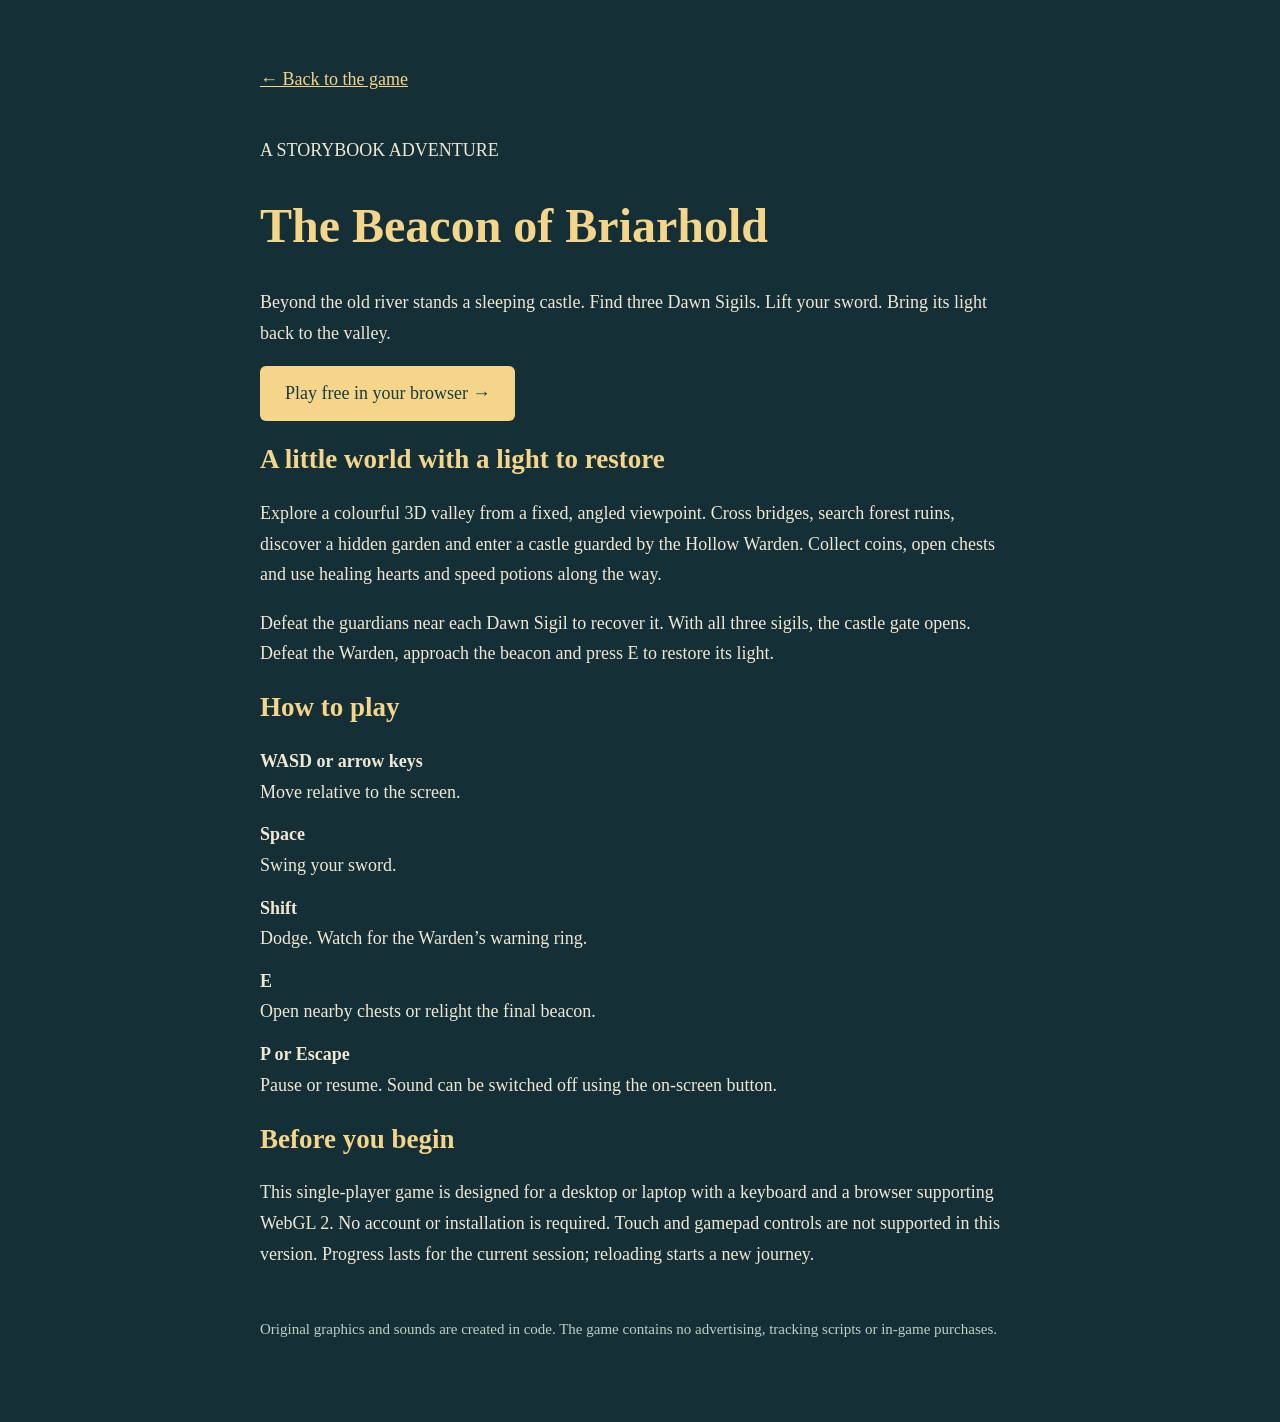
<file: web/about.html>
<!doctype html>
<html lang="en"><head><meta charset="utf-8"><meta name="viewport" content="width=device-width,initial-scale=1"><title>About &amp; Controls | The Beacon of Briarhold</title><meta name="description" content="Discover The Beacon of Briarhold, a free single-player 3D browser adventure. Learn the controls, explore the valley and restore the castle beacon."><link rel="canonical" href="{{BASE}}about.html"><link rel="icon" href="favicon.svg"><style>body{margin:0;background:#142f36;color:#efe8d4;font:18px/1.7 Georgia,serif}main{max-width:760px;margin:auto;padding:64px 24px}h1,h2{line-height:1.2;color:#f5d58a}h1{font-size:48px}a{color:#f5d58a}nav{margin-bottom:40px}.play{display:inline-block;padding:12px 25px;background:#f5d58a;color:#183b40;border-radius:6px;text-decoration:none}dt{font-weight:bold}dd{margin:0 0 12px}footer{margin-top:48px;font-size:15px;color:#becfc4}</style></head>
<body><main><nav><a href="./">← Back to the game</a></nav><header><p>A STORYBOOK ADVENTURE</p><h1>The Beacon of Briarhold</h1><p>Beyond the old river stands a sleeping castle. Find three Dawn Sigils. Lift your sword. Bring its light back to the valley.</p><a class="play" href="./">Play free in your browser →</a></header><section><h2>A little world with a light to restore</h2><p>Explore a colourful 3D valley from a fixed, angled viewpoint. Cross bridges, search forest ruins, discover a hidden garden and enter a castle guarded by the Hollow Warden. Collect coins, open chests and use healing hearts and speed potions along the way.</p><p>Defeat the guardians near each Dawn Sigil to recover it. With all three sigils, the castle gate opens. Defeat the Warden, approach the beacon and press E to restore its light.</p></section><section><h2>How to play</h2><dl><dt>WASD or arrow keys</dt><dd>Move relative to the screen.</dd><dt>Space</dt><dd>Swing your sword.</dd><dt>Shift</dt><dd>Dodge. Watch for the Warden’s warning ring.</dd><dt>E</dt><dd>Open nearby chests or relight the final beacon.</dd><dt>P or Escape</dt><dd>Pause or resume. Sound can be switched off using the on-screen button.</dd></dl></section><section><h2>Before you begin</h2><p>This single-player game is designed for a desktop or laptop with a keyboard and a browser supporting WebGL 2. No account or installation is required. Touch and gamepad controls are not supported in this version. Progress lasts for the current session; reloading starts a new journey.</p></section><footer><p>Original graphics and sounds are created in code. The game contains no advertising, tracking scripts or in-game purchases.</p></footer></main></body></html>
</file>
<file: game/style.css>
:root{color-scheme:dark;font-family:Georgia,'Times New Roman',serif;color:#fff4d5}*{box-sizing:border-box}html,body{margin:0;width:100%;height:100%;overflow:hidden;background:#243846}button{font:inherit;cursor:pointer}#view{display:block;width:100%;height:100%;outline:none}#loading{position:fixed;inset:0;display:grid;place-items:center;background:#253d49;color:#f8e6b4;font-size:25px;z-index:20}#hud[hidden],button[hidden],#stats[hidden],#boss[hidden]{display:none}#hud{position:fixed;inset:0;pointer-events:none}.top-left{position:absolute;top:28px;left:32px}.wordmark{font:800 17px Verdana,sans-serif;letter-spacing:.24em;color:#ffefc2;text-shadow:0 2px 8px #1b293c}.wordmark span{color:#f8c66e}.vitals{display:flex;align-items:center;gap:22px;margin-top:14px;padding:10px 15px;border:1px solid #d7c49170;border-radius:4px;background:#15303dde;box-shadow:0 8px 25px #12273644}.vitals #health{color:#ff877a;font:22px Georgia,serif;letter-spacing:3px;white-space:nowrap}#coins{font:700 18px Georgia,serif;color:#ffdc8f}small{font:9px Verdana,sans-serif;letter-spacing:.1em}#boost{margin:9px 4px;font:11px Verdana,sans-serif;color:#c0f5df;text-shadow:0 1px 4px #172e37}.quest{position:absolute;right:30px;top:78px;width:250px;text-align:right;text-shadow:0 2px 5px #152737}.eyebrow{color:#e6c985;font:700 10px Verdana,sans-serif;letter-spacing:.23em}.quest strong{display:block;margin-top:8px;font-size:18px;line-height:1.25;font-weight:normal}#sigils{display:flex;justify-content:flex-end;gap:12px;margin-top:9px}#sigils span{font-size:25px;color:#ede1b877}#sigils span.found{color:#a0ffe8;text-shadow:0 0 15px #8affee}#region{position:absolute;left:32px;bottom:69px;color:#f4e8bd;font:12px Verdana,sans-serif;letter-spacing:.18em;text-shadow:0 2px 5px #17363b}#map{position:absolute;right:29px;bottom:66px;width:140px;height:140px;border:1px solid #d8c78a99;border-radius:50%;box-shadow:0 4px 20px #142d3d66;background:#19333cbb}.controls-bar{position:absolute;bottom:0;width:100%;padding:16px 10px;text-align:center;background:linear-gradient(transparent,#142a3cc9);font:10px Verdana,sans-serif;color:#d8e0d7;letter-spacing:.02em}.controls-bar b{color:#fff0c6;font-size:9px}.controls-bar i{font-style:normal;padding:0 9px;color:#d2bb7e}.corner-buttons{position:fixed;right:28px;top:25px;display:flex;gap:9px;z-index:4}.corner-buttons button{font:700 10px Verdana,sans-serif;letter-spacing:.1em;border:1px solid #e4d8aa88;background:#193640b8;color:#fff0c7;border-radius:3px;padding:10px 13px}.corner-buttons button:hover{background:#345c60}#overlay{position:fixed;inset:0;display:flex;align-items:center;background:linear-gradient(90deg,#12293def 0%,#172e42d1 26%,#1b354755 57%,transparent 82%)}#overlay[hidden]{display:none}.intro{margin-left:7.5vw;max-width:475px;padding:28px 0}.ornament{color:#f7d488;font-size:42px;margin-bottom:17px;text-shadow:0 0 28px #eec67966}h1{font-weight:normal;font-size:clamp(40px,5.5vw,74px);line-height:1.02;letter-spacing:-.035em;margin:20px 0;color:#fff3d3;text-shadow:0 3px 14px #173142}h1 em{font-style:normal;color:#ecc987}#description{font-size:17px;line-height:1.65;color:#d7e4df;margin:0 0 26px}.primary{border:1px solid #fee1a1;background:#e4b965;color:#21363c;padding:17px 22px;font:800 11px Verdana,sans-serif;letter-spacing:.12em;border-radius:3px;box-shadow:0 5px 25px #102d4580}.primary span{padding-left:19px;font-size:18px}.primary:hover{background:#ffe0a2;transform:translateY(-1px)}#introControls{font:10px/1.9 Verdana,sans-serif;color:#b8cec9;margin-top:21px}.footnote{font-style:italic;font-size:12px;color:#8eafae;margin-top:28px}#stats{display:flex;gap:24px;margin:20px 0 28px;font-size:19px;color:#f1d898}#toast{position:fixed;top:23%;left:50%;transform:translate(-50%,-8px);max-width:500px;text-align:center;font-size:18px;color:#fff2ce;padding:13px 24px;background:#183747ed;border:1px solid #d8c38888;border-radius:4px;opacity:0;pointer-events:none;transition:opacity .25s,transform .25s;box-shadow:0 9px 25px #12304455}#toast.show{opacity:1;transform:translate(-50%,0)}#prompt{position:fixed;bottom:92px;left:50%;transform:translateX(-50%);font:700 12px Verdana,sans-serif;letter-spacing:.05em;color:#fff1bb;background:#143440d9;border:1px solid #d0bd8188;border-radius:4px;padding:11px 16px;pointer-events:none}#prompt:empty{display:none}#damage{position:fixed;inset:0;pointer-events:none;box-shadow:inset 0 0 100px #ff3d4570;opacity:0}#boss{position:absolute;left:50%;bottom:78px;transform:translateX(-50%);width:330px;text-align:center}#boss span{font:10px Verdana,sans-serif;letter-spacing:.2em;color:#ffeac4;text-shadow:0 1px 4px #152a39}#boss>div{height:8px;border:1px solid #d7b878;margin-top:8px;background:#1d3043}#bossFill{display:block;height:100%;background:linear-gradient(90deg,#b95159,#e99471);width:100%}@media(max-width:750px){.top-left{top:18px;left:16px}.quest{right:16px;top:70px;width:170px}.quest strong{font-size:14px}.vitals{gap:10px;padding:8px}.vitals #health{font-size:17px}.wordmark{font-size:12px}.corner-buttons{right:16px;top:18px}.corner-buttons button{padding:8px;font-size:8px}#map{width:105px;height:105px;right:15px}#region{left:16px;font-size:9px}.intro{margin-left:6vw;max-width:390px}#description{font-size:14px}.controls-bar{font-size:8px}.controls-bar i{padding:0 4px}.controls-bar b{font-size:8px}}
</file>
